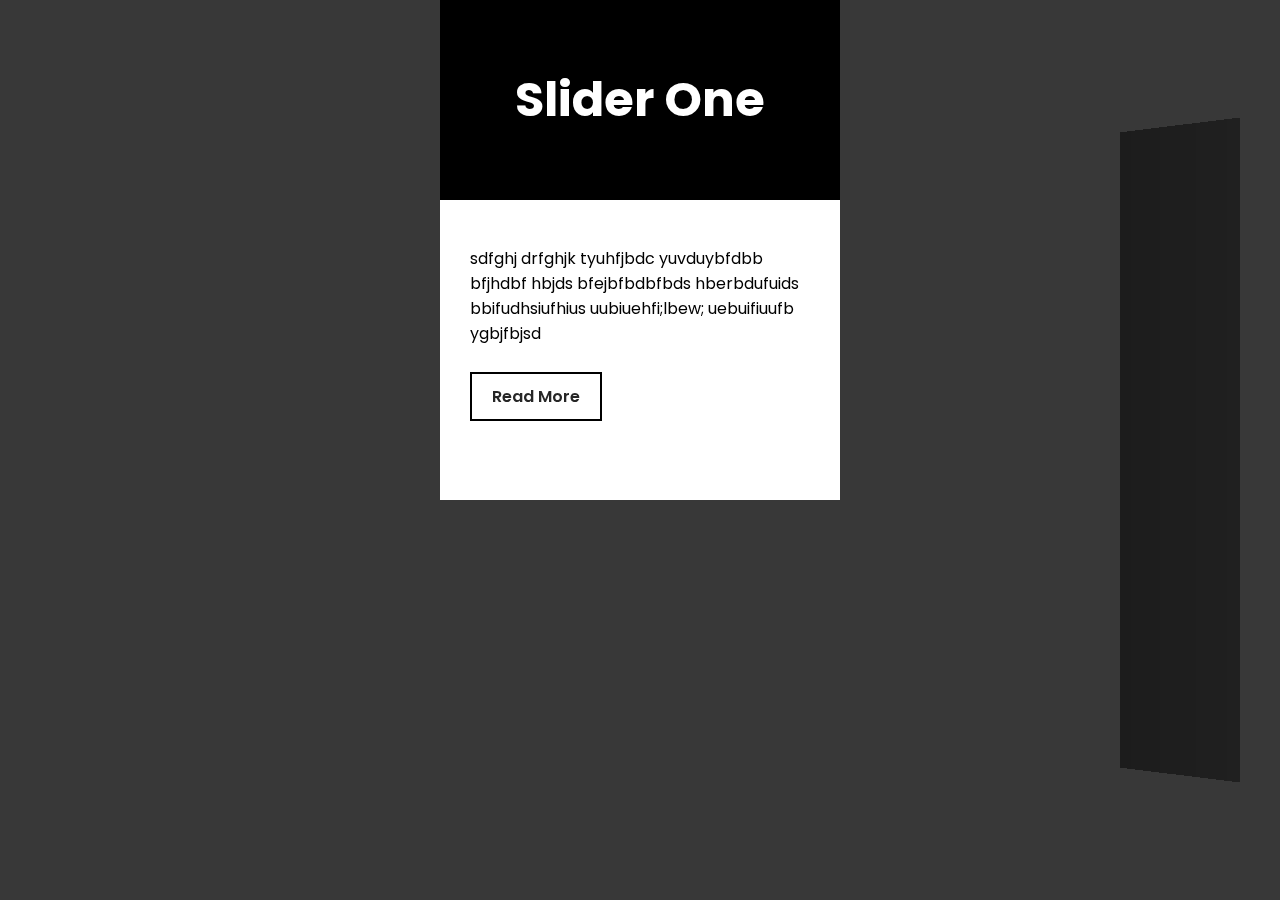
<file: 3D Responsive Touch Slider/index.html>
<html>
    <head>
        <title>3D Responsive Touch Slider</title>
        <link rel="stylesheet" href="style.css">
        <link rel="stylesheet" href="swiper.min.css">
    </head>
    <body>
        <div class="swiper-container">
            <div class="swiper-wrapper">
                <div class="swiper-slide">
                    <div class="cardSlider">
                        <div class="sliderText">
                            <h3>Slider One</h3>
                        </div>
                        <div class="contentSlider">
                            <p>sdfghj drfghjk tyuhfjbdc yuvduybfdbb bfjhdbf hbjds  bfejbfbdbfbds hberbdufuids bbifudhsiufhius uubiuehfi;lbew; uebuifiuufb ygbjfbjsd</p>
                            <a href="#">Read More</a>
                        </div>
                    </div>
                </div>
                <div class="swiper-slide">
                    <div class="cardSlider">
                        <div class="sliderText">
                            <h3>Slider One</h3>
                        </div>
                        <div class="contentSlider">
                            <p>sdfghj drfghjk tyuhfjbdc yuvduybfdbb bfjhdbf hbjds  bfejbfbdbfbds hberbdufuids bbifudhsiufhius uubiuehfi;lbew; uebuifiuufb ygbjfbjsd</p>
                            <a href="#">Read More</a>
                        </div>
                    </div>
                </div>
                <div class="swiper-slide">
                    <div class="cardSlider">
                        <div class="sliderText">
                            <h3>Slider One</h3>
                        </div>
                        <div class="contentSlider">
                            <p>sdfghj drfghjk tyuhfjbdc yuvduybfdbb bfjhdbf hbjds  bfejbfbdbfbds hberbdufuids bbifudhsiufhius uubiuehfi;lbew; uebuifiuufb ygbjfbjsd</p>
                            <a href="#">Read More</a>
                        </div>
                    </div>
                </div>
            </div>
        </div>
        <script src="swiper.min.js"></script>
        <script>
            var swiper = new Swiper('.swiper-container', {
                effect: 'coverflow',
                grabCursor: true,
                centeredSlides: true,
                slidesPerView: 'auto',
                coverflowEffect: {
                    rotate: 30,
                    stretch: 0,
                    depth: 200,
                    modifier: 1,
                    slideShadows : true,
                },
                pagination: {
                    el: '.swiper-pagination',
                },
            });
        </script> 
    </body>
</html>
</file>
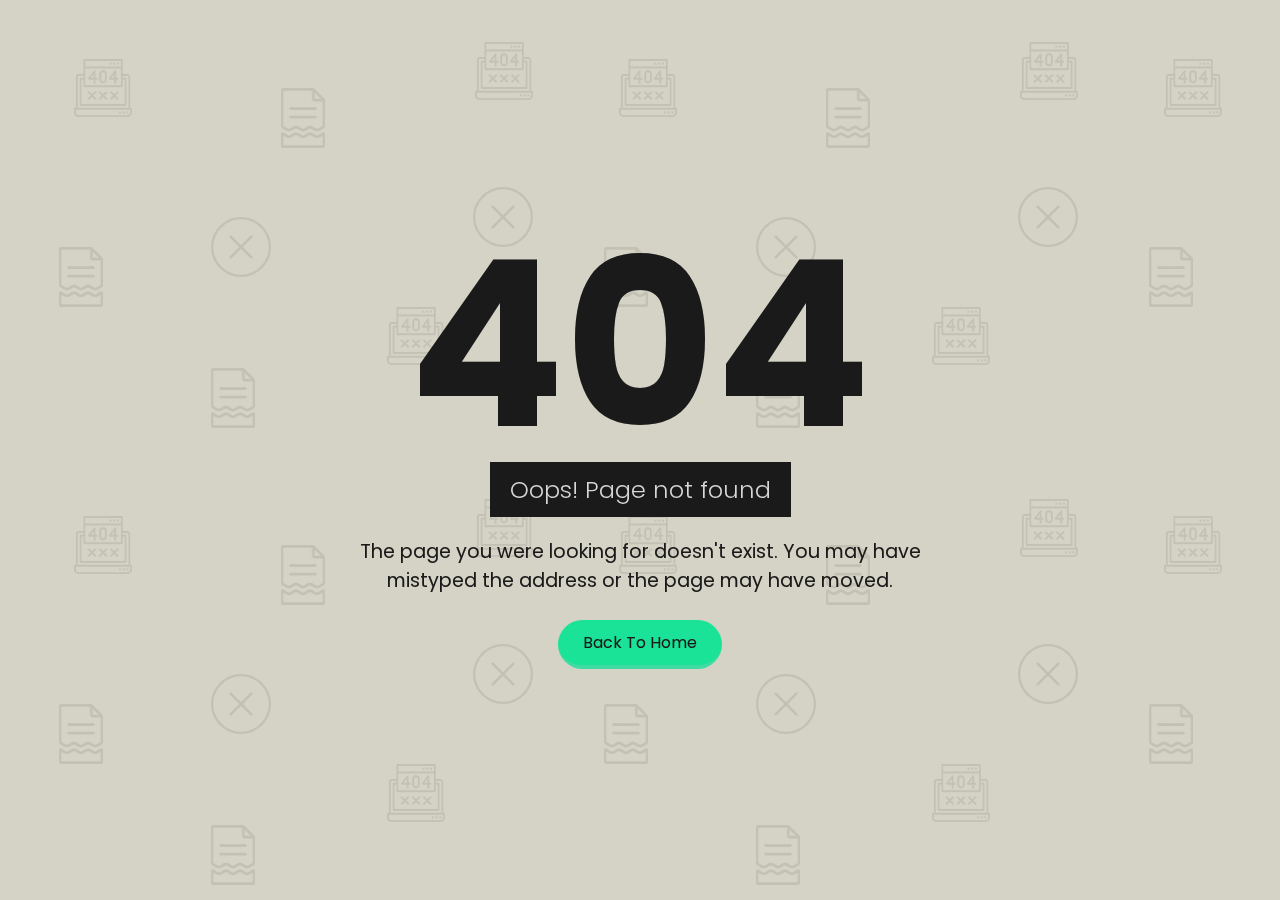
<file: 404 page/index.html>
<html>
    <head>
        <link rel="stylesheet" href="style.css">
    </head>
    <body>
        <div id="container">
            <div class="content">
                <h2>404</h2>
                <h4>Oops! Page not found</h4>
                <p>The page you were looking for doesn't exist. You may have mistyped the address or the page may have moved.</p>
                <a href="#">Back To Home</a>
            </div>
        </div>
        <script type="text/javascript">
            var container = document.getElementById('container');
            window.onmousemove = function(e) {
                var x = - e.clientX/5,
                    y = - e.clientY/5;
                container.style.backgroundPositionX = x + 'px';
                container.style.backgroundPositionY = y + 'px';
            }
        </script>
    </body>
</html>
</file>
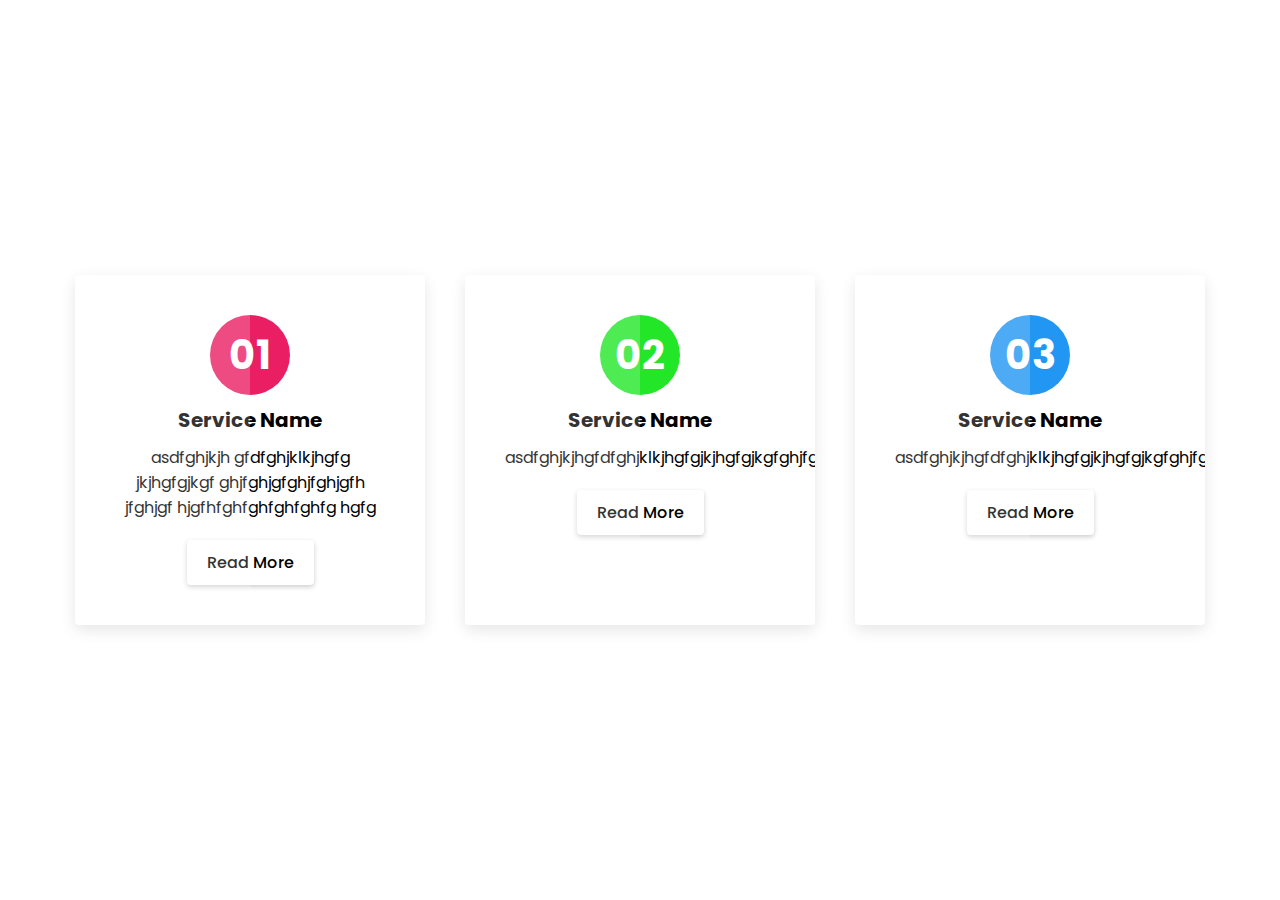
<file: Box Hover Effects/index.html>
<html>
    <head>
        <title>CSS Service Box Hover Effects</title>
        <link rel="stylesheet" type="text/css" href="style.css">
    </head>
    <body>
        <div class="containerBox">
            <div class="boxDiv">
                <div class="icon">01</div>
                <div class="contentDiv">
                    <h3>Service Name</h3>
                    <p>asdfghjkjh gfdfghjklkjhgfg jkjhgfgjkgf ghjfghjgfghjfghjgfh jfghjgf hjgfhfghfghfghfghfg hgfg</p>
                    <a href="#">Read More</a>
                </div>
            </div>
            <div class="boxDiv">
                <div class="icon">02</div>
                <div class="contentDiv">
                    <h3>Service Name</h3>
                    <p>asdfghjkjhgfdfghjklkjhgfgjkjhgfgjkgfghjfghjgfghjfghjgfhjfghjgfhjgfhfghfghfghfghfghgfg</p>
                    <a href="#">Read More</a>
                </div>
            </div>
            <div class="boxDiv">
                <div class="icon">03</div>
                <div class="contentDiv">
                    <h3>Service Name</h3>
                    <p>asdfghjkjhgfdfghjklkjhgfgjkjhgfgjkgfghjfghjgfghjfghjgfhjfghjgfhjgfhfghfghfghfghfghgfg</p>
                    <a href="#">Read More</a>
                </div>
            </div>
        </div>
    </body>
</html>
</file>
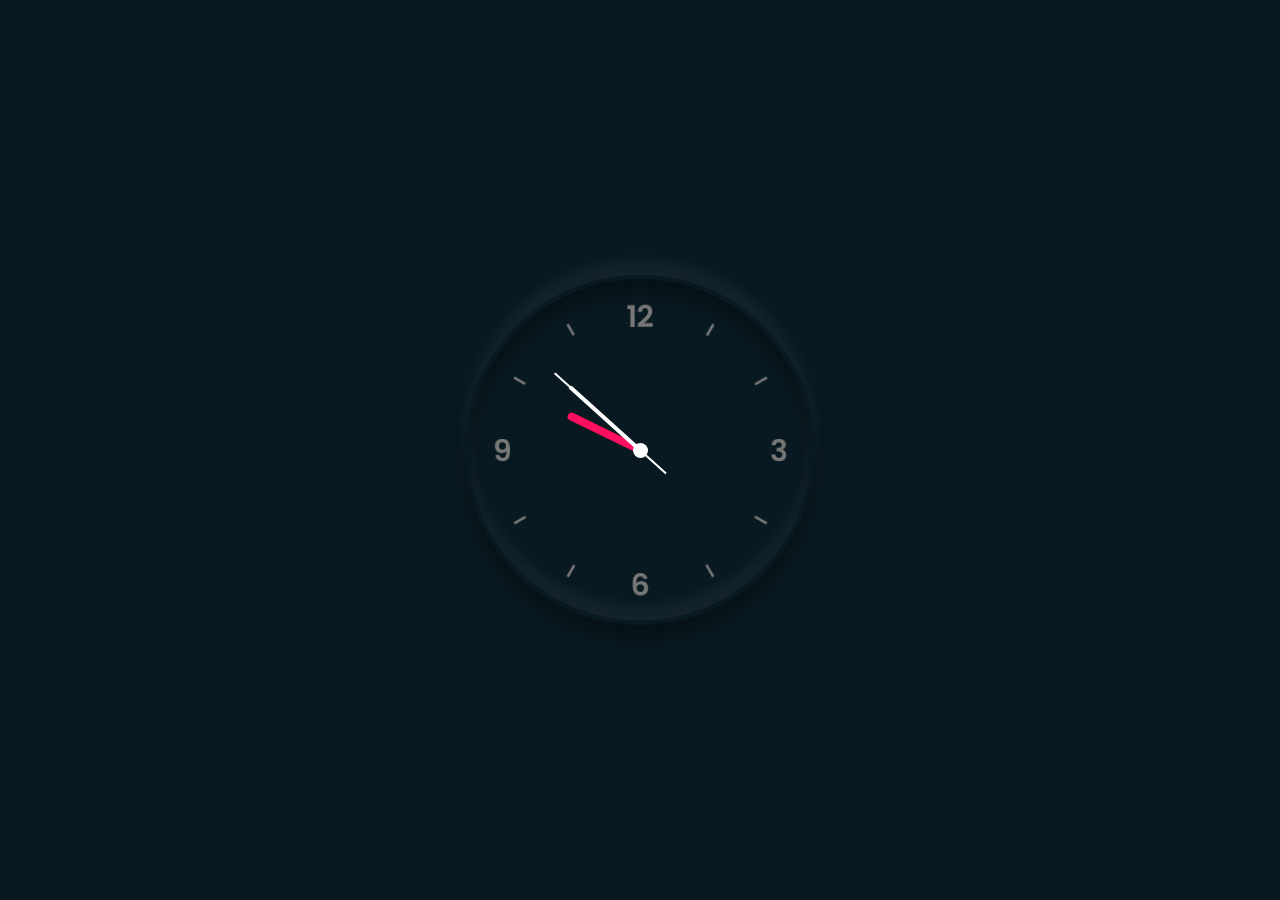
<file: Clock/index.html>
<html>
    <head>
        <link rel="stylesheet" href="style.css">
    </head>
    
    <body>
        <div class="clock">
            <div class="hour">
                <div class="hr" id="hr"></div>
            </div>
            <div class="min">
                <div class="mn" id="mn"></div>
            </div>
            <div class="sec">
                <div class="sc" id="sc"></div>
            </div>
        </div>
        <script type="text/javascript">
            const deg = 6;
            const hr = document.querySelector('#hr');
            const mn = document.querySelector('#mn');
            const sc = document.querySelector('#sc');

            setInterval(() => {
                let day = new Date();
                let hh = day.getHours() * 30;
                let mm = day.getMinutes() * deg;
                let ss = day.getSeconds() * deg;
            
                hr.style.transform = `rotateZ(${(hh)+(mm/12)}deg)`;
                mn.style.transform = `rotateZ(${mm}deg)`;
                sc.style.transform = `rotateZ(${ss}deg)`;
            })

        </script>
    </body>
</html>
</file>
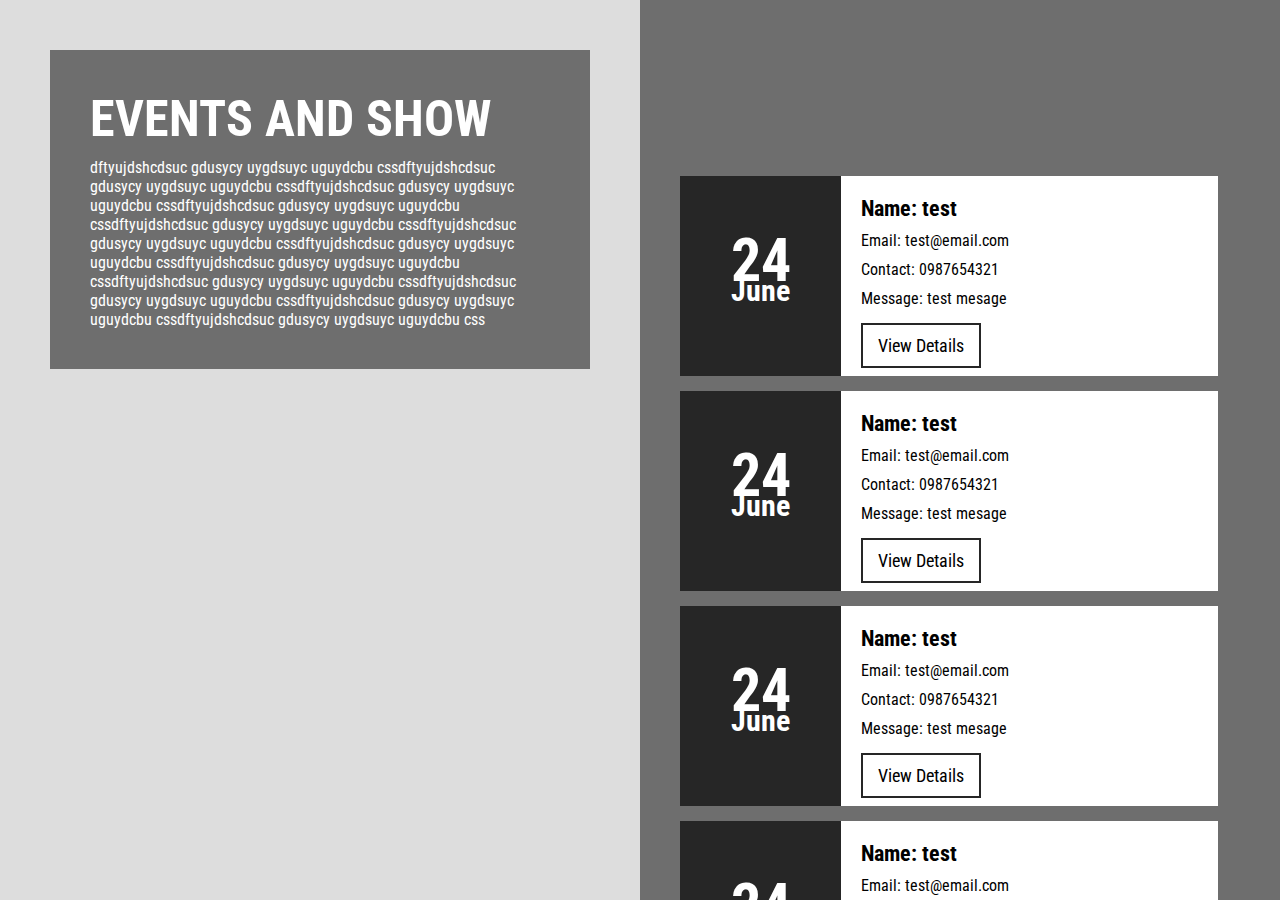
<file: Events Section UI Design/index.html>
<html>
    <meta name="viewport" content="width=device-width, initial-scale=1.0">
    <head>
        <link rel="stylesheet" href="style.css">
    </head>
    <body>
        <section>
            <div class="leftBox">
                <div class="contentBox">
                    <h1>Events And Show</h1>
                    <p>dftyujdshcdsuc gdusycy uygdsuyc uguydcbu cssdftyujdshcdsuc gdusycy uygdsuyc uguydcbu cssdftyujdshcdsuc gdusycy uygdsuyc uguydcbu cssdftyujdshcdsuc gdusycy uygdsuyc uguydcbu cssdftyujdshcdsuc gdusycy uygdsuyc uguydcbu cssdftyujdshcdsuc gdusycy uygdsuyc uguydcbu cssdftyujdshcdsuc gdusycy uygdsuyc uguydcbu cssdftyujdshcdsuc gdusycy uygdsuyc uguydcbu cssdftyujdshcdsuc gdusycy uygdsuyc uguydcbu cssdftyujdshcdsuc gdusycy uygdsuyc uguydcbu cssdftyujdshcdsuc gdusycy uygdsuyc uguydcbu cssdftyujdshcdsuc gdusycy uygdsuyc uguydcbu css</p>
                </div>
            </div>
            <div class="eventsBox">
                <ul>
                    <li>
                        <div class="time">
                            <h2>24<br><span>June</span></h2>
                        </div>
                        <div class="details">
                            <h3>Name: test</h3>
                            <p>Email: test@email.com</p>
                            <p>Contact: 0987654321</p>
                            <p>Message: test mesage</p>
                            <a href="#">View Details</a>
                        </div>
                        <div style="clear: both;"></div>
                    </li>
                    <li>
                        <div class="time">
                            <h2>24<br><span>June</span></h2>
                        </div>
                        <div class="details">
                            <h3>Name: test</h3>
                            <p>Email: test@email.com</p>
                            <p>Contact: 0987654321</p>
                            <p>Message: test mesage</p>
                            <a href="#">View Details</a>
                        </div>
                        <div style="clear: both;"></div>
                    </li>
                    <li>
                        <div class="time">
                            <h2>24<br><span>June</span></h2>
                        </div>
                        <div class="details">
                            <h3>Name: test</h3>
                            <p>Email: test@email.com</p>
                            <p>Contact: 0987654321</p>
                            <p>Message: test mesage</p>
                            <a href="#">View Details</a>
                        </div>
                        <div style="clear: both;"></div>
                    </li>
                    <li>
                        <div class="time">
                            <h2>24<br><span>June</span></h2>
                        </div>
                        <div class="details">
                            <h3>Name: test</h3>
                            <p>Email: test@email.com</p>
                            <p>Contact: 0987654321</p>
                            <p>Message: test mesage</p>
                            <a href="#">View Details</a>
                        </div>
                        <div style="clear: both;"></div>
                    </li>
                    <li>
                        <div class="time">
                            <h2>24<br><span>June</span></h2>
                        </div>
                        <div class="details">
                            <h3>Name: test</h3>
                            <p>Email: test@email.com</p>
                            <p>Contact: 0987654321</p>
                            <p>Message: test mesage</p>
                            <a href="#">View Details</a>
                        </div>
                        <div style="clear: both;"></div>
                    </li>
                </ul>
            </div>
        </section>
    </body>
</html>
</file>
<file: 3D Responsive Touch Slider/style.css>
@import url('https://fonts.googleapis.com/css?family=Poppins:100,200,300,400,500,600,700,800,900');

body {
    margin: 0;
    padding: 0;
    display: flex;
    align-items: center;
    min-height: 100vh;
    background: #383838;
    font-family: 'Poppins', sans-serif;
}

.cardSlider {
    position: relative;
    background: #fff;
    width: 400px;
    height: 500px;
    margin: 0 auto;
}

.cardSlider .contentSlider {
    width: 400px;
    padding: 30px;
    box-sizing: border-box;
}

.cardSlider .contentSlider a {
    display: inline-block;
    margin: 10px 0 0;
    padding: 10px 20px;
    text-decoration: none;
    border: 2px solid #000;
    color: #262626;
    font-weight: 600;
}

.cardSlider .sliderText {
    position: relative;
    width: 100%;
    height: 200px;
    display: flex;
    justify-content: center;
    align-items: center;
    background: #000;
}

.cardSlider .sliderText h3 {
    color: #fff;
    font-size: 3em;
}

.swiper-slide {
    width: 400px;
}
</file>
<file: 404 page/style.css>
@import url('https://fonts.googleapis.com/css?family=Poppins:100,200,300,400,500,600,700,800,900');

* {
    margin: 0;
    padding: 0;
    box-sizing: border-box;
    font-family: 'Poppins', sans-serif;
}

body {
    background: linear-gradient(45deg, #8500ff, #5acaff);
    height: 100vh;
}

#container {
    position: absolute;
    /* top: 10%;
    left: 10%;
    right: 10%;
    bottom: 10%;
    border-radius: 10px; */
    width: 100%;
    height: 100%;
    display: flex;
    justify-content: center;
    align-items: center;
    background: url('p404.png'),#151729;
    filter: invert(90%);
    -webkit-filter: invert(90%);
    box-shadow: 0 15px 30px rgba(0,0,0,0.5);
}

#container .content {
    max-width: 600px;
    text-align: center;
}

#container .content h2 {
	cursor: default;
    font-size: 18vw;
    color: #fff;
    line-height: 1em;
	-moz-user-select: none;
	-webkit-user-select: none;
	-ms-user-select:none;
	user-select:none;
	-o-user-select:none;
}

#container .content h4 {
	cursor: default;
    position: relative;
    font-size: 1.5em;
    margin-bottom: 20px;
    color: #111;
    background: #fff;
    font-weight: 300;
    padding: 10px 20px;
    display: inline-block;
	-moz-user-select: none;
	-webkit-user-select: none;
	-ms-user-select:none;
	user-select:none;
	-o-user-select:none;
}

#container .content p {
	cursor: default;
    color: #fff;
    font-size: 1.2em;
	-moz-user-select: none;
	-webkit-user-select: none;
	-ms-user-select:none;
	user-select:none;
	-o-user-select:none;
}

#container .content a {
    position: relative;
    display: inline-block;
    padding: 10px 25px;
    background: #ff0562;
    color: #fff;
    text-decoration: none;
    margin-top: 25px;
    border-radius: 25px;
    border-bottom: 4px solid #d00d56;
}
</file>
<file: Box Hover Effects/style.css>
@import url('https://fonts.googleapis.com/css?family=Poppins:100,200,300,400,500,600,700,800,900');

body {
    margin: 0;
    padding: 0;
    display: flex;
    justify-content: center;
    align-items: center;
    min-height: 100vh;
    font-family: 'Poppins', sans-serif;
}

.containerBox {
    display: flex;
    flex-wrap: wrap;
    justify-content: space-between;
}

.containerBox .boxDiv {
    position: relative;
    width: 350px;
    padding: 40px;
    background: #fff;
    box-shadow: 0 5px 15px rgba(0,0,0,0.1);
    border-radius: 4px;
    margin: 20px;
    box-sizing: border-box;
    overflow: hidden;
    text-align: center;
}

.containerBox .boxDiv::before {
    content: '';
    width: 50%;
    height: 100%;
    position: absolute;
    top: 0;
    left: 0;
    background: rgba(255,255,255,.2);
    z-index: 2;
    pointer-events: none;
}

.containerBox .boxDiv .icon {
    position: relative;
    width: 80px;
    height: 80px;
    color: #fff;
    background: #000;
    display: flex;
    justify-content: center;
    align-items: center;
    margin: 0 auto;
    border-radius: 50%;
    font-size: 40px;
    font-weight: 700;
    transition: 1s;
}

.containerBox .boxDiv:nth-child(1) .icon {
    box-shadow: 0 0 0 0 #e91e63;
    background-color: #e91e63;
}

.containerBox .boxDiv:nth-child(1):hover .icon {
    box-shadow: 0 0 0 400px #e91e63;
}

.containerBox .boxDiv:nth-child(2) .icon {
    box-shadow: 0 0 0 0 #23e629;
    background-color: #23e629;
}

.containerBox .boxDiv:nth-child(2):hover .icon {
    box-shadow: 0 0 0 400px #23e629;
}

.containerBox .boxDiv:nth-child(3) .icon {
    box-shadow: 0 0 0 0 #2196f3;
    background-color: #2196f3;
}

.containerBox .boxDiv:nth-child(3):hover .icon {
    box-shadow: 0 0 0 400px #2196f3;
}

.containerBox .boxDiv .contentDiv {
    position: relative;
    z-index: 1;
    transition: 0.5s;
}

.containerBox .boxDiv:hover .contentDiv {
    color: #fff;
}

.containerBox .boxDiv .contentDiv h3 {
    font-size: 20px;
    margin: 10px 0;
    padding: 0;
}

.containerBox .boxDiv .contentDiv p {
    margin: 0;
    padding: 0;
}

a {
    display: inline-block;
    padding: 10px 20px;
    background: #fff;
    border-radius: 4px;
    text-decoration: none;
    color: #000;
    font-weight: 500;
    margin-top: 20px;
    box-shadow: 0 2px 5px rgba(0,0,0,.2);
}
</file>
<file: Clock/style.css>
* {
    margin: 0;
    padding: 0;
    box-sizing: border-box;
}

body {
    display: flex;
    justify-content: center;
    align-items: center;
    min-height: 100vh;
    background: #091921;
}

.clock {
    width: 350px;
    height: 350px;
    display: flex;
    justify-content: center;
    align-items: center;
    background: url(clock.png);
    background-size: cover;
    border: 4px solid #091921;
    border-radius: 50%;
    box-shadow: 0 -15px 15px rgba(255,255,255,0.05),
                inset 0 -15px 15px rgba(255,255,255,0.05),
                0 15px 15px rgba(0,0,0,0.3),
                inset 0 15px 15px rgba(0,0,0,0.3);
}

.clock::before {
    content: '';
    position: absolute;
    width: 15px;
    height: 15px;
    background: #fff;
    border-radius: 50%;
    z-index: 10000;
}

.clock .hour, .clock .min, .clock .sec {
    position: absolute;
}

.clock .hour, .hr {
    width: 160px;
    height: 160px;
}

.clock .min, .mn {
    width: 190px;
    height: 190px;
}

.clock .sec, .sc {
    width: 230px;
    height: 230px;
}

.hr, .mn, .sc {
    display: flex;
    justify-content: center;
    /* align-items: center; */
    position: absolute;
    border-radius: 50%;
}

.hr::before {
    content: '';
    position: absolute;
    width: 8px;
    height: 80px;
    background: #ff105e;
    z-index: 10;
    border-radius: 6px 6px 0 0;
}

.mn::before {
    content: '';
    position: absolute;
    width: 4px;
    height: 90px;
    background: #fff;
    z-index: 11;
    border-radius: 6px 6px 0 0;
}

.sc::before {
    content: '';
    position: absolute;
    width: 2px;
    height: 150px;
    background: #fff;
    z-index: 12;
    border-radius: 6px 6px 0 0;
}
</file>
<file: Events Section UI Design/style.css>
@import url('https://fonts.googleapis.com/css2?family=Roboto+Condensed&display=swap');

body {
    margin: 0;
    padding: 0;
    font-family: 'Roboto Condensed', sans-serif;
    background: #ddd;
}

section {
    width: 100%;
    height: 100%;
}

section .leftBox {
    width: 50%;
    height: 100%;
    float: left;
    padding: 50px;
    box-sizing: border-box;
}

section .leftBox .contentBox {
    color: #fff;
    background: rgba(0, 0, 0, .5);
    padding: 40px;
    transition: .5s;
}

section .leftBox .contentBox:hover {
    background: #e91e63;
}

section .leftBox .contentBox h1 {
    margin: 0;
    padding: 0;
    font-size: 50px;
    text-transform: uppercase;
}

section .leftBox .contentBox p {
    margin: 10px 0 0;
    padding: 0;
}

section .eventsBox {
    position: relative;
    width: 50%;
    height: 100%;
    background: rgba(0,0,0,.5);
    float: right;
    box-sizing: border-box;
    overflow: auto;
}

section .eventsBox ul {
    position: absolute;
    top: 50%;
    transform: translateY(-50%);
    margin: 0;
    padding: 40px;
    box-sizing: border-box;
    margin-top: 40%;
}

section .eventsBox ul li {
    list-style: none;
    background: #fff;
    box-sizing: border-box;
    height: 200px;
    width: 42vw;
    margin: 15px 0;
}

section .eventsBox ul li .time {
    position: relative;
    padding: 20px;
    background: #262626;
    box-sizing: border-box;
    width: 30%;
    height: 100%;
    float: left;
    text-align: center;
    transition: .5s;
}

section .eventsBox ul li:hover .time {
    background: #e91e63;
}

section .eventsBox ul li .time h2 {
    position: absolute;
    margin: 0;
    padding: 0;
    top: 50%;
    left: 50%;
    transform: translate(-50%,-50%);
    color: #fff;
    font-size: 60px;
    line-height: 30px;
}

section .eventsBox ul li .time h2 span {
    font-size: 30px;
}

section .eventsBox ul li .details {
    padding: 20px;
    background: #fff;
    box-sizing: border-box;
    width: 70%;
    height: 100%;
    float: left;
}

section .eventsBox ul li .details h3 {
    position: relative;
    margin: 0;
    padding: 0;
    font-size: 22px;
}

section .eventsBox ul li .details p {
    position: relative;
    margin: 10px 0 0;
    padding: 0;
    font-size: 16px;
}

section .eventsBox ul li .details a {
    display: inline-block;
    text-decoration: none;
    padding: 10px 15px;
    border: 2px solid #262626;
    margin-top: 15px;
    font-size: 18px;
    transition: .5s;
    color: #000;
}

section .eventsBox ul li .details a:hover {
    background: #e91e63;
    color: #fff;
    border-color: #e91e63;
}

@media(max-width: 991px) {
    section {
        height: 100%;
        background-position: center;
    }

    section .leftBox {
        width: 100%;
        height: auto;
        float: none;
        padding: 20px;
    }

    section .leftBox .contentBox {
        padding: 20px;
    }

    section .leftBox .contentBox h1{
        font-size: 30px;
    }

    section .eventsBox {
        width: 100%;
        height: auto;
        background: transparent;
        float: none;
    }

    section .eventsBox ul {
        position: relative;
        transform: translateY(0px);
        padding: 0 20px 20px;
        margin-top: 0;
    }

    section .eventsBox ul li {
        background: rgba(255, 255, 255, .8);
        width: auto;
    }

    section .eventsBox ul li .time {
        width: 80px;
        height: 80px;
        padding: 0;
    }

    section .eventsBox ul li .time h2 {
        font-size: 30px;
        line-height: 24px;
    }

    section .eventsBox ul li .time h2 span {
        font-size: 20px;
    }

    section .eventsBox ul li .details {
        width: 100%;
        float: none;
        padding-left: 100px;
        background: transparent;
    }

    section .eventsBox ul li .details a {
        padding: 5px 10px;
    }

}
</file>
